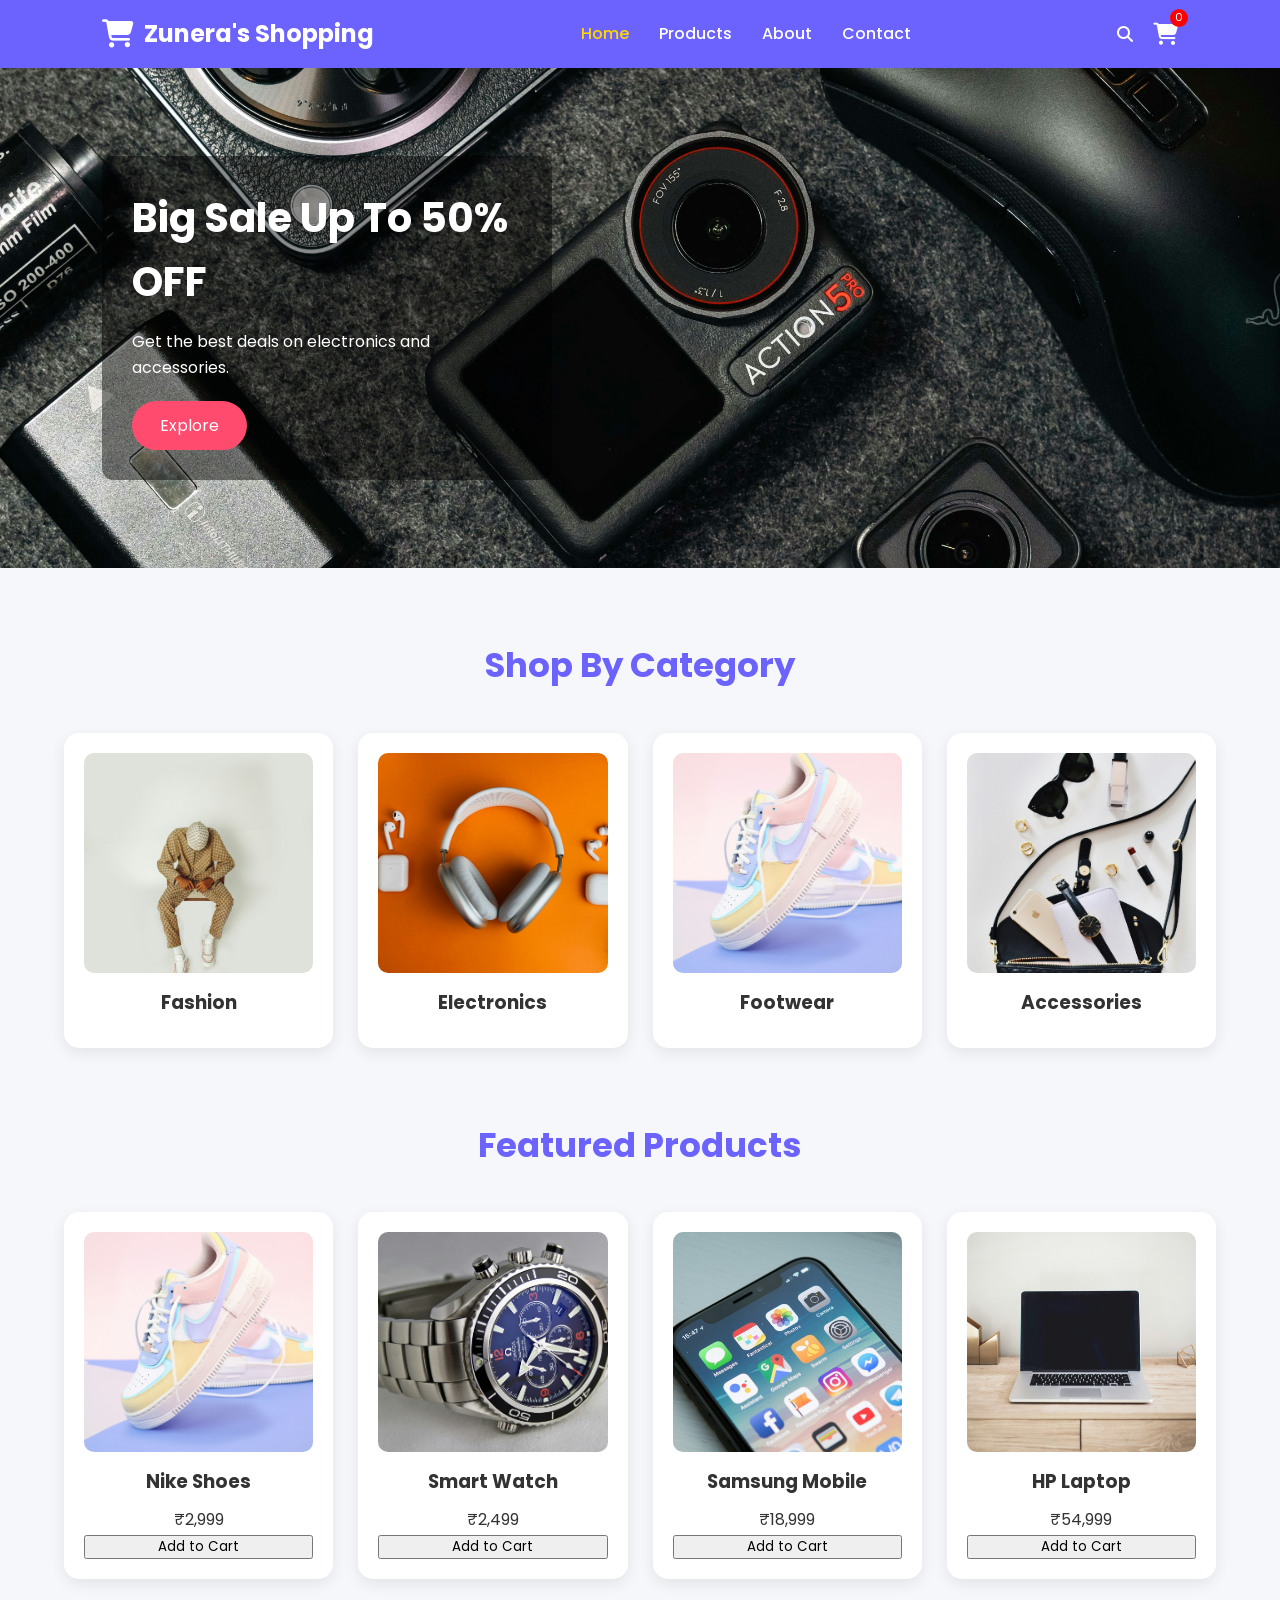
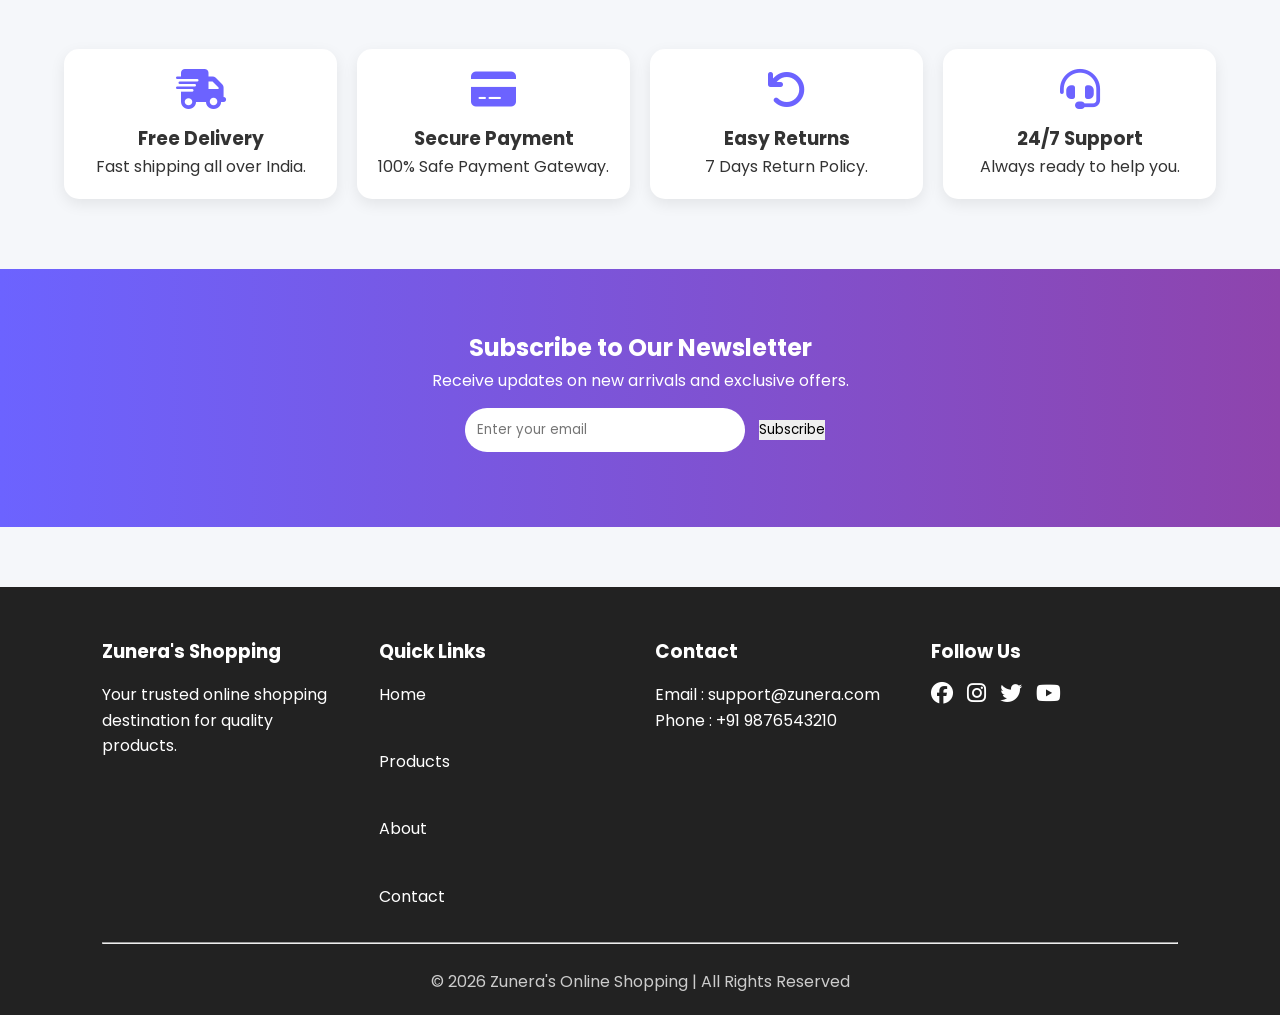
<file: Zunera's Online Shopping(E-Commerce)/index.html>
<!DOCTYPE html>
<html lang="en">
<head>
    <meta charset="UTF-8">
    <meta name="viewport" content="width=device-width, initial-scale=1.0">
    <title>Zunera's Online Shopping</title>

    <!-- CSS -->
    <link rel="stylesheet" href="style.css">

    <!-- Google Font -->
    <link href="https://fonts.googleapis.com/css2?family=Poppins:wght@300;400;500;600;700&display=swap" rel="stylesheet">

    <!-- Font Awesome -->
    <link rel="stylesheet"
    href="https://cdnjs.cloudflare.com/ajax/libs/font-awesome/6.6.0/css/all.min.css">
</head>
<body>

<!-- ================= HEADER ================= -->

<header>

    <nav class="navbar">

        <div class="logo">
            <i class="fa-solid fa-cart-shopping"></i>
            <h2>Zunera's Shopping</h2>
        </div>

        <ul class="nav-menu">
            <li><a href="index.html" class="active">Home</a></li>
            <li><a href="products.html">Products</a></li>
            <li><a href="about.html">About</a></li>
            <li><a href="contact.html">Contact</a></li>
        </ul>

        <div class="icons">

            <i class="fa-solid fa-magnifying-glass"></i>

            <div class="cart-icon">
                <i class="fa-solid fa-cart-shopping"></i>
                <span id="cart-count">0</span>
            </div>

        </div>

    </nav>

</header>

<!-- ================= SLIDER ================= -->

<section class="slider">

    <div class="slide active">

        <img src="images/slider1.jpg" alt="Fashion">

        <div class="content">

            <h1>Discover Your Perfect Style</h1>

            <p>Explore the latest fashion collections with amazing discounts.</p>

            <a href="products.html" class="btn">Shop Now</a>

        </div>

    </div>

    <div class="slide">

        <img src="images/slider2.jpg" alt="Electronics">

        <div class="content">

            <h1>Big Sale Up To 50% OFF</h1>

            <p>Get the best deals on electronics and accessories.</p>

            <a href="products.html" class="btn">Explore</a>

        </div>

    </div>

    <div class="slide">

        <img src="images/slider3.jpg" alt="Shopping">

        <div class="content">

            <h1>Shop Anytime, Anywhere</h1>

            <p>Fast Delivery | Secure Payment | Easy Returns</p>

            <a href="products.html" class="btn">Start Shopping</a>

        </div>

    </div>

</section>

<!-- ================= CATEGORIES ================= -->

<section class="section">

    <h2 class="section-title">Shop By Category</h2>

    <div class="grid">

        <div class="card">
            <img src="images/fashion.jpg" alt="">
            <h3>Fashion</h3>
        </div>

        <div class="card">
            <img src="images/electronics.jpg" alt="">
            <h3>Electronics</h3>
        </div>

        <div class="card">
            <img src="images/shoes.jpg" alt="">
            <h3>Footwear</h3>
        </div>

        <div class="card">
            <img src="images/accessories.jpg" alt="">
            <h3>Accessories</h3>
        </div>

    </div>

</section>

<!-- ================= FEATURED PRODUCTS ================= -->

<section class="section">

    <h2 class="section-title">Featured Products</h2>

    <div class="grid">

        <div class="product">
            <img src="images/shoes.jpg" alt="">
            <h3>Nike Shoes</h3>
            <p>₹2,999</p>
            <button>Add to Cart</button>
        </div>

        <div class="product">
            <img src="images/watch.jpg" alt="">
            <h3>Smart Watch</h3>
            <p>₹2,499</p>
            <button>Add to Cart</button>
        </div>

        <div class="product">
            <img src="images/mobile.jpg" alt="">
            <h3>Samsung Mobile</h3>
            <p>₹18,999</p>
            <button>Add to Cart</button>
        </div>

        <div class="product">
            <img src="images/laptop.jpg" alt="">
            <h3>HP Laptop</h3>
            <p>₹54,999</p>
            <button>Add to Cart</button>
        </div>

    </div>

</section>

<!-- ================= WHY CHOOSE US ================= -->

<section class="features">

    <div class="feature">
        <i class="fa-solid fa-truck-fast"></i>
        <h3>Free Delivery</h3>
        <p>Fast shipping all over India.</p>
    </div>

    <div class="feature">
        <i class="fa-solid fa-credit-card"></i>
        <h3>Secure Payment</h3>
        <p>100% Safe Payment Gateway.</p>
    </div>

    <div class="feature">
        <i class="fa-solid fa-arrow-rotate-left"></i>
        <h3>Easy Returns</h3>
        <p>7 Days Return Policy.</p>
    </div>

    <div class="feature">
        <i class="fa-solid fa-headset"></i>
        <h3>24/7 Support</h3>
        <p>Always ready to help you.</p>
    </div>

</section>

<!-- ================= NEWSLETTER ================= -->

<section class="newsletter">

    <h2>Subscribe to Our Newsletter</h2>

    <p>Receive updates on new arrivals and exclusive offers.</p>

    <form>

        <input type="email" placeholder="Enter your email">

        <button type="submit">Subscribe</button>

    </form>

</section>

<!-- ================= FOOTER ================= -->

<footer>

    <div class="footer-container">

        <div>

            <h3>Zunera's Shopping</h3>

            <p>Your trusted online shopping destination for quality products.</p>

        </div>

        <div>

            <h3>Quick Links</h3>

            <a href="index.html">Home</a><br>
            <a href="products.html">Products</a><br>
            <a href="about.html">About</a><br>
            <a href="contact.html">Contact</a>

        </div>

        <div>

            <h3>Contact</h3>

            <p>Email : support@zunera.com</p>
            <p>Phone : +91 9876543210</p>

        </div>

        <div>

            <h3>Follow Us</h3>

            <i class="fab fa-facebook"></i>
            <i class="fab fa-instagram"></i>
            <i class="fab fa-twitter"></i>
            <i class="fab fa-youtube"></i>

        </div>

    </div>

    <hr>

    <p class="copyright">
        © 2026 Zunera's Online Shopping | All Rights Reserved
    </p>

</footer>

<script src="script.js"></script>

</body>
</html>
</file>
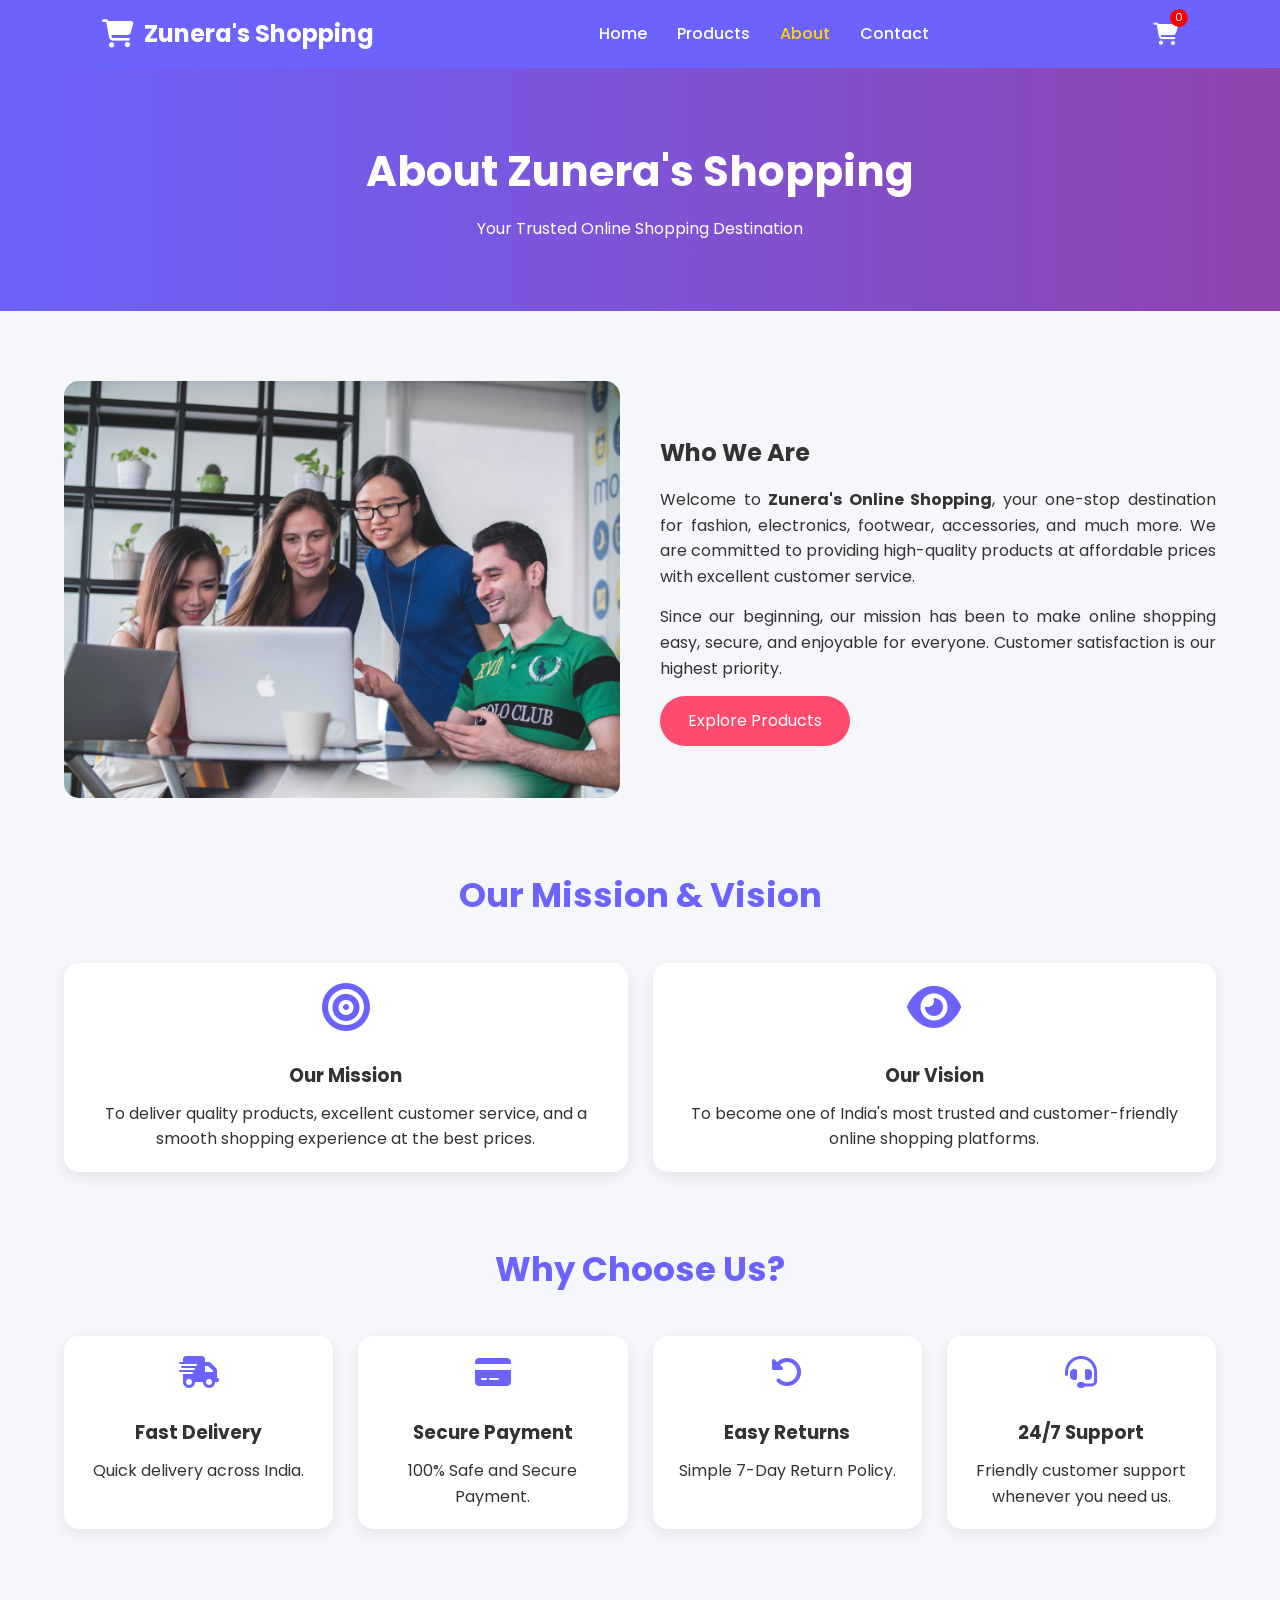
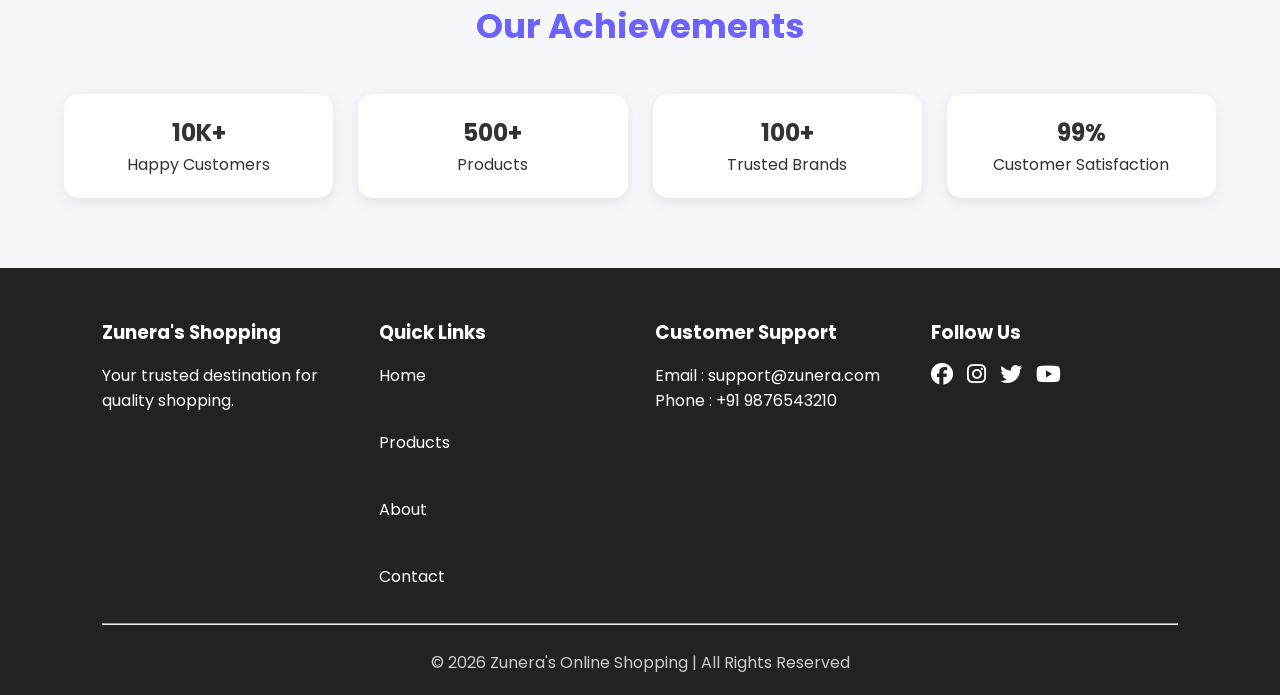
<file: Zunera's Online Shopping(E-Commerce)/about.html>
<!DOCTYPE html>
<html lang="en">

<head>
    <meta charset="UTF-8">
    <meta name="viewport" content="width=device-width, initial-scale=1.0">
    <title>About Us | Zunera's Online Shopping</title>

    <!-- CSS -->
    <link rel="stylesheet" href="style.css">

    <!-- Google Font -->
    <link href="https://fonts.googleapis.com/css2?family=Poppins:wght@300;400;500;600;700&display=swap" rel="stylesheet">

    <!-- Font Awesome -->
    <link rel="stylesheet"
        href="https://cdnjs.cloudflare.com/ajax/libs/font-awesome/6.6.0/css/all.min.css">
</head>

<body>

    <!--========== NAVBAR ==========-->

    <header>

        <nav class="navbar">

            <div class="logo">
                <i class="fa-solid fa-cart-shopping"></i>
                <h2>Zunera's Shopping</h2>
            </div>

            <ul class="nav-menu">
                <li><a href="index.html">Home</a></li>
                <li><a href="products.html">Products</a></li>
                <li><a href="about.html" class="active">About</a></li>
                <li><a href="contact.html">Contact</a></li>
            </ul>

            <div class="cart-icon">
                <i class="fa-solid fa-cart-shopping"></i>
                <span id="cart-count">0</span>
            </div>

        </nav>

    </header>

    <!--========== PAGE HEADER ==========-->

    <section class="page-header">

        <h1>About Zunera's Shopping</h1>

        <p>Your Trusted Online Shopping Destination</p>

    </section>

    <!--========== ABOUT SECTION ==========-->

    <section class="about-container">

        <div class="about-image">

            <img src="images/about.jpg" alt="About Us">

        </div>

        <div class="about-content">

            <h2>Who We Are</h2>

            <p>
                Welcome to <strong>Zunera's Online Shopping</strong>, your one-stop destination for
                fashion, electronics, footwear, accessories, and much more.
                We are committed to providing high-quality products at affordable prices with
                excellent customer service.
            </p>

            <p>
                Since our beginning, our mission has been to make online shopping easy,
                secure, and enjoyable for everyone. Customer satisfaction is our highest priority.
            </p>

            <a href="products.html" class="btn">
                Explore Products
            </a>

        </div>

    </section>

    <!--========== MISSION & VISION ==========-->

    <section class="section">

        <h2 class="section-title">Our Mission & Vision</h2>

        <div class="grid">

            <div class="card">

                <i class="fa-solid fa-bullseye fa-3x"></i>

                <h3>Our Mission</h3>

                <p>
                    To deliver quality products, excellent customer service,
                    and a smooth shopping experience at the best prices.
                </p>

            </div>

            <div class="card">

                <i class="fa-solid fa-eye fa-3x"></i>

                <h3>Our Vision</h3>

                <p>
                    To become one of India's most trusted and customer-friendly
                    online shopping platforms.
                </p>

            </div>

        </div>

    </section>

    <!--========== WHY CHOOSE US ==========-->

    <section class="section">

        <h2 class="section-title">Why Choose Us?</h2>

        <div class="grid">

            <div class="card">

                <i class="fa-solid fa-truck-fast fa-2x"></i>

                <h3>Fast Delivery</h3>

                <p>Quick delivery across India.</p>

            </div>

            <div class="card">

                <i class="fa-solid fa-credit-card fa-2x"></i>

                <h3>Secure Payment</h3>

                <p>100% Safe and Secure Payment.</p>

            </div>

            <div class="card">

                <i class="fa-solid fa-rotate-left fa-2x"></i>

                <h3>Easy Returns</h3>

                <p>Simple 7-Day Return Policy.</p>

            </div>

            <div class="card">

                <i class="fa-solid fa-headset fa-2x"></i>

                <h3>24/7 Support</h3>

                <p>Friendly customer support whenever you need us.</p>

            </div>

        </div>

    </section>

    

    <!--========== COMPANY STATS ==========-->

    <section class="section">

        <h2 class="section-title">Our Achievements</h2>

        <div class="grid">

            <div class="card">
                <h2>10K+</h2>
                <p>Happy Customers</p>
            </div>

            <div class="card">
                <h2>500+</h2>
                <p>Products</p>
            </div>

            <div class="card">
                <h2>100+</h2>
                <p>Trusted Brands</p>
            </div>

            <div class="card">
                <h2>99%</h2>
                <p>Customer Satisfaction</p>
            </div>

        </div>

    </section>

    <!--========== FOOTER ==========-->

    <footer>

        <div class="footer-container">

            <div>

                <h3>Zunera's Shopping</h3>

                <p>
                    Your trusted destination for quality shopping.
                </p>

            </div>

            <div>

                <h3>Quick Links</h3>

                <a href="index.html">Home</a><br>
                <a href="products.html">Products</a><br>
                <a href="about.html">About</a><br>
                <a href="contact.html">Contact</a>

            </div>

            <div>

                <h3>Customer Support</h3>

                <p>Email : support@zunera.com</p>

                <p>Phone : +91 9876543210</p>

            </div>

            <div>

                <h3>Follow Us</h3>

                <i class="fab fa-facebook"></i>
                <i class="fab fa-instagram"></i>
                <i class="fab fa-twitter"></i>
                <i class="fab fa-youtube"></i>

            </div>

        </div>

        <hr>

        <p class="copyright">

            © 2026 Zunera's Online Shopping | All Rights Reserved

        </p>

    </footer>

    <script src="script.js"></script>

</body>

</html>
</file>
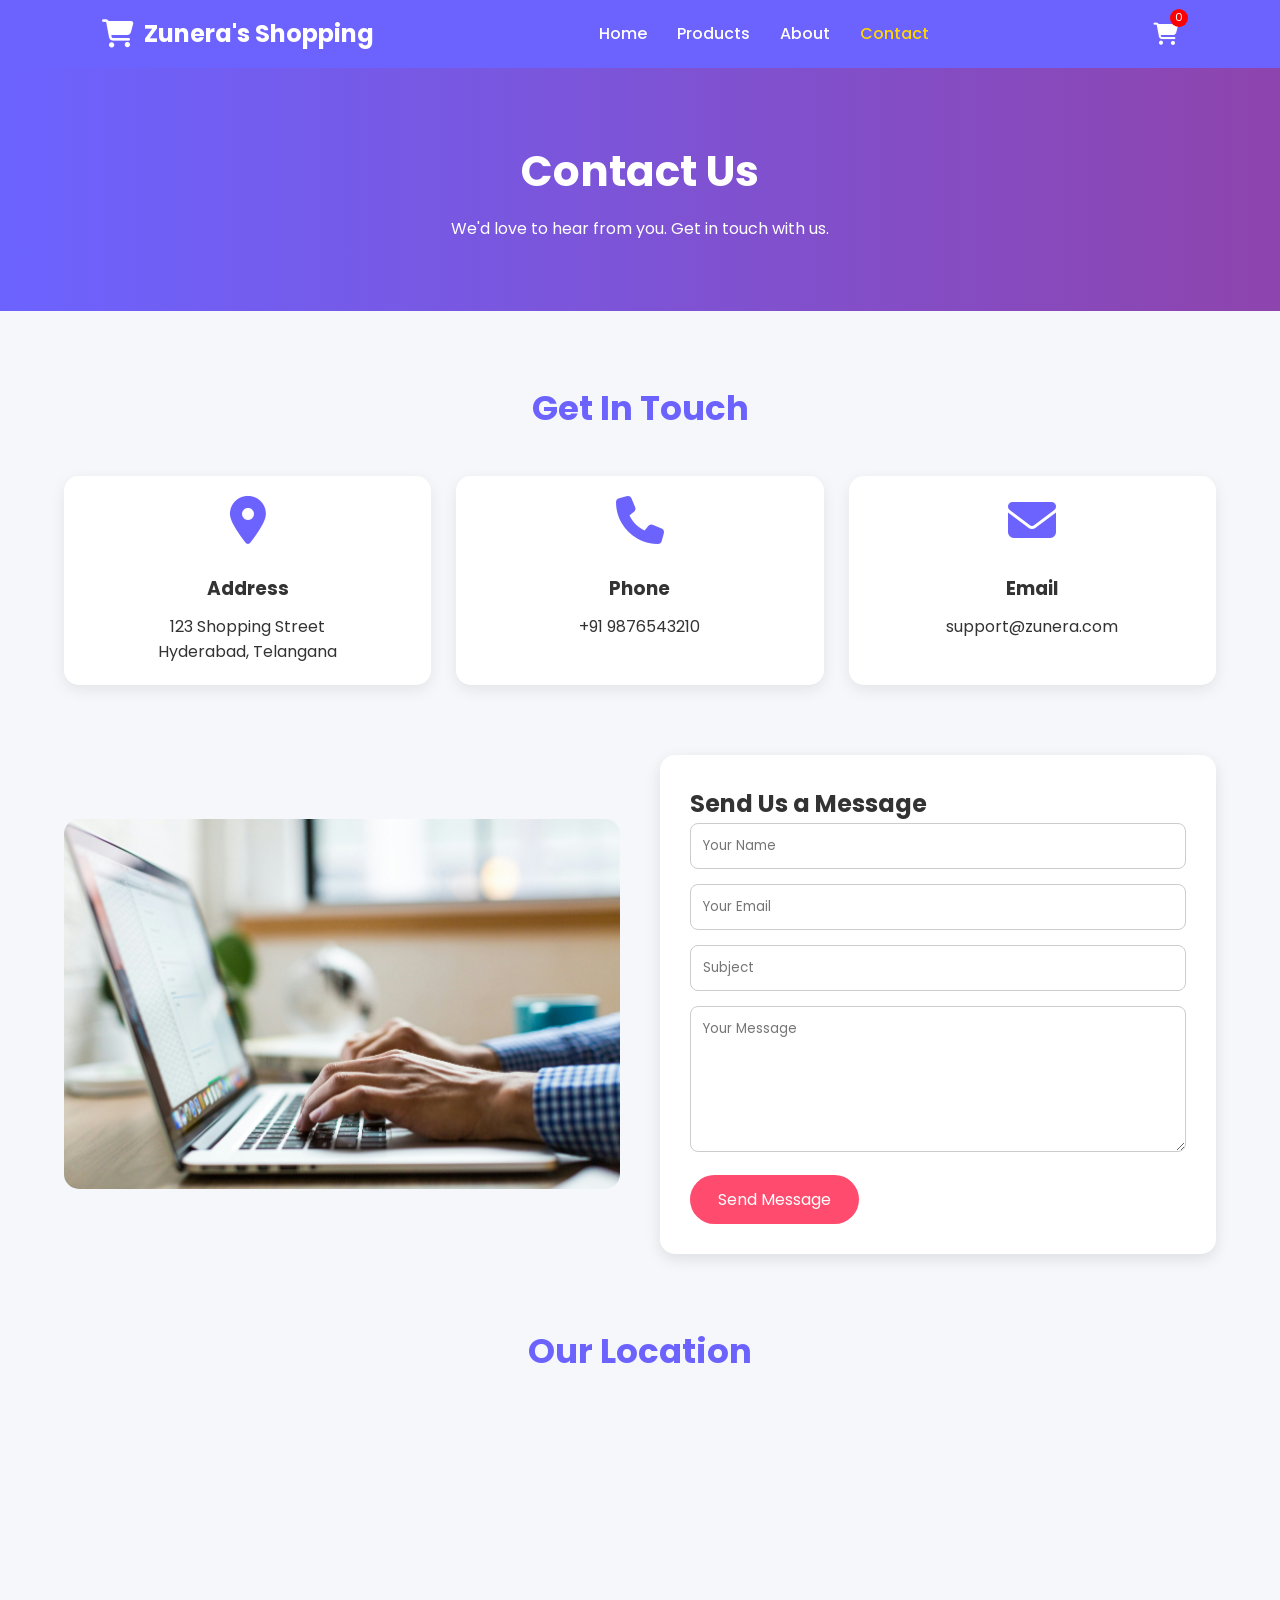
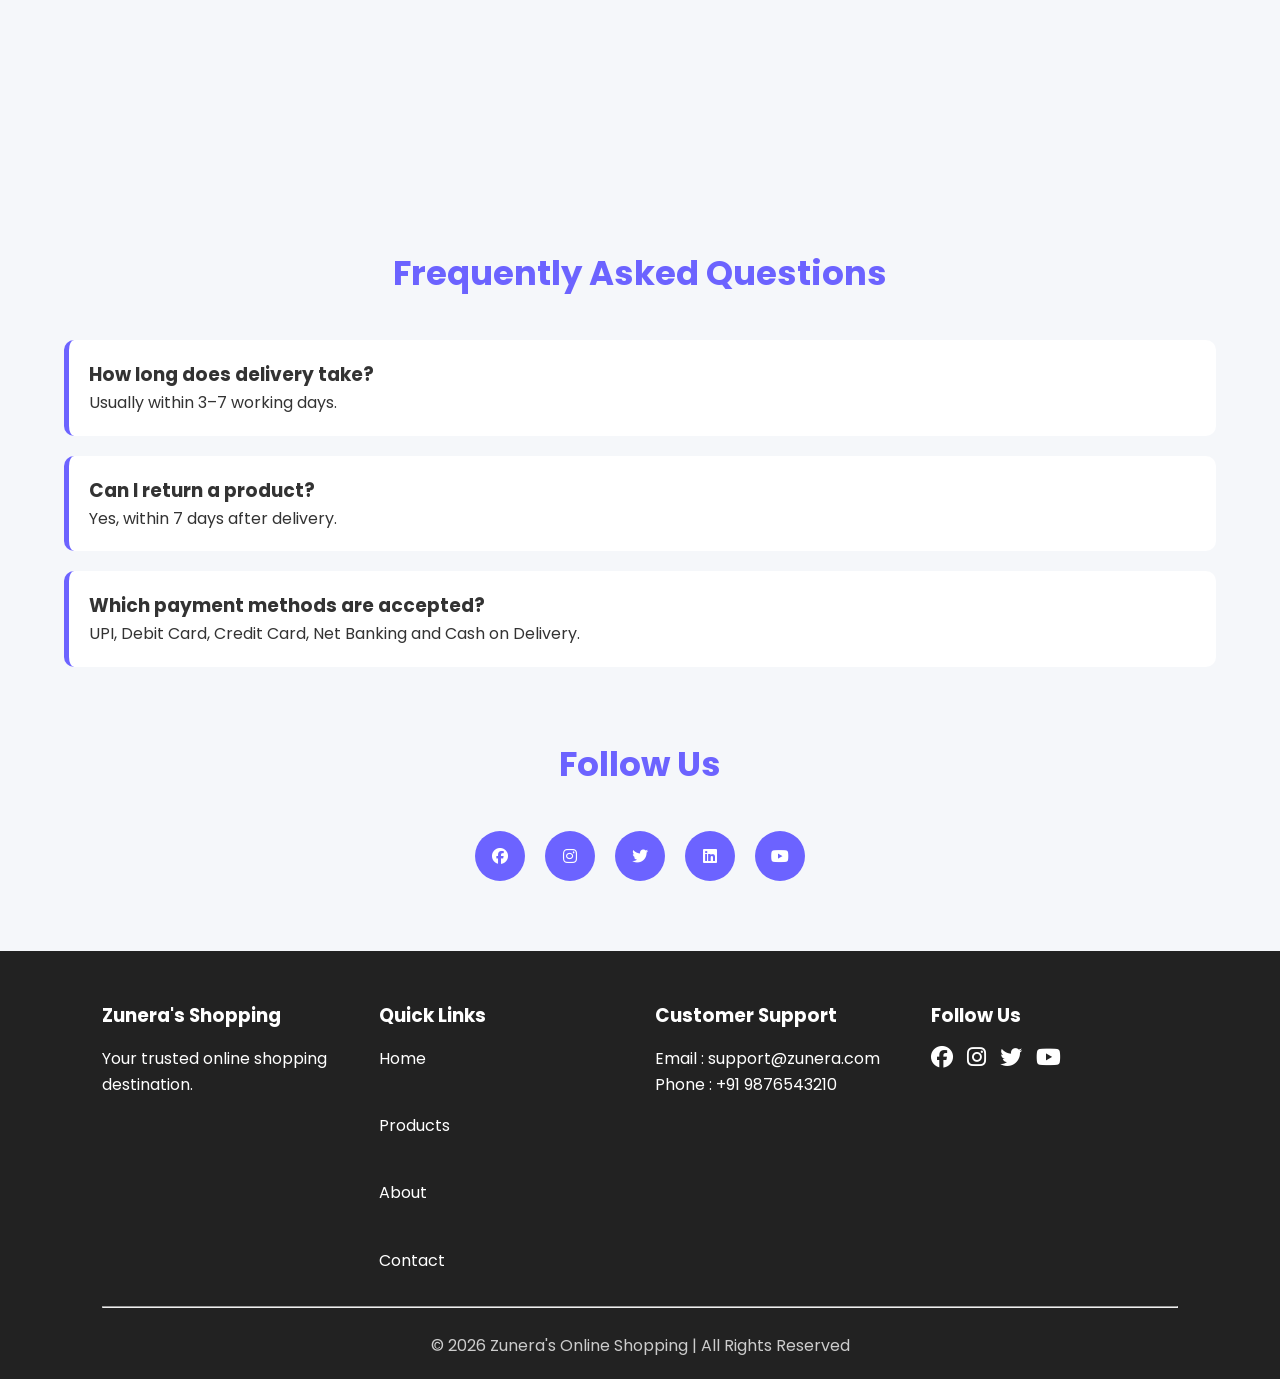
<file: Zunera's Online Shopping(E-Commerce)/contact.html>
<!DOCTYPE html>
<html lang="en">

<head>

    <meta charset="UTF-8">
    <meta name="viewport" content="width=device-width, initial-scale=1.0">

    <title>Contact Us | Zunera's Online Shopping</title>

    <link rel="stylesheet" href="style.css">

    <link href="https://fonts.googleapis.com/css2?family=Poppins:wght@300;400;500;600;700&display=swap" rel="stylesheet">

    <link rel="stylesheet"
    href="https://cdnjs.cloudflare.com/ajax/libs/font-awesome/6.6.0/css/all.min.css">

</head>

<body>

<!--========== HEADER ==========-->

<header>

<nav class="navbar">

<div class="logo">

<i class="fa-solid fa-cart-shopping"></i>

<h2>Zunera's Shopping</h2>

</div>

<ul class="nav-menu">

<li><a href="index.html">Home</a></li>

<li><a href="products.html">Products</a></li>

<li><a href="about.html">About</a></li>

<li><a href="contact.html" class="active">Contact</a></li>

</ul>

<div class="cart-icon">

<i class="fa-solid fa-cart-shopping"></i>

<span id="cart-count">0</span>

</div>

</nav>

</header>

<!--========== PAGE HEADER ==========-->

<section class="page-header">

<h1>Contact Us</h1>

<p>We'd love to hear from you. Get in touch with us.</p>

</section>

<!--========== CONTACT INFORMATION ==========-->

<section class="section">

<h2 class="section-title">Get In Touch</h2>

<div class="grid">

<div class="card">

<i class="fa-solid fa-location-dot fa-3x"></i>

<h3>Address</h3>

<p>123 Shopping Street<br>Hyderabad, Telangana</p>

</div>

<div class="card">

<i class="fa-solid fa-phone fa-3x"></i>

<h3>Phone</h3>

<p>+91 9876543210</p>

</div>

<div class="card">

<i class="fa-solid fa-envelope fa-3x"></i>

<h3>Email</h3>

<p>support@zunera.com</p>

</div>

</div>

</section>

<!--========== CONTACT FORM ==========-->

<section class="contact-container">

<div class="contact-image">

<img src="images/contact.jpg" alt="Contact">

</div>

<div class="contact-form">

<h2>Send Us a Message</h2>

<form>

<input type="text"
placeholder="Your Name"
required>

<input type="email"
placeholder="Your Email"
required>

<input type="text"
placeholder="Subject"
required>

<textarea
rows="6"
placeholder="Your Message"
required></textarea>

<button type="submit"
class="btn">

Send Message

</button>

</form>

</div>

</section>

<!--========== GOOGLE MAP ==========-->

<section class="section">

<h2 class="section-title">

Our Location

</h2>

<div class="map">

<iframe
src="https://www.google.com/maps?q=Hyderabad&output=embed"
width="100%"
height="350"
style="border:0;"
allowfullscreen=""
loading="lazy">
</iframe>

</div>

</section>

<!--========== FAQ ==========-->

<section class="section">

<h2 class="section-title">

Frequently Asked Questions

</h2>

<div class="faq">

<h3>How long does delivery take?</h3>

<p>Usually within 3–7 working days.</p>

</div>

<div class="faq">

<h3>Can I return a product?</h3>

<p>Yes, within 7 days after delivery.</p>

</div>

<div class="faq">

<h3>Which payment methods are accepted?</h3>

<p>UPI, Debit Card, Credit Card, Net Banking and Cash on Delivery.</p>

</div>

</section>

<!--========== SOCIAL MEDIA ==========-->

<section class="section">

<h2 class="section-title">

Follow Us

</h2>

<div class="social-icons">

<a href="#"><i class="fab fa-facebook"></i></a>

<a href="#"><i class="fab fa-instagram"></i></a>

<a href="#"><i class="fab fa-twitter"></i></a>

<a href="#"><i class="fab fa-linkedin"></i></a>

<a href="#"><i class="fab fa-youtube"></i></a>

</div>

</section>

<!--========== FOOTER ==========-->

<footer>

<div class="footer-container">

<div>

<h3>Zunera's Shopping</h3>

<p>

Your trusted online shopping destination.

</p>

</div>

<div>

<h3>Quick Links</h3>

<a href="index.html">Home</a><br>

<a href="products.html">Products</a><br>

<a href="about.html">About</a><br>

<a href="contact.html">Contact</a>

</div>

<div>

<h3>Customer Support</h3>

<p>Email : support@zunera.com</p>

<p>Phone : +91 9876543210</p>

</div>

<div>

<h3>Follow Us</h3>

<i class="fab fa-facebook"></i>

<i class="fab fa-instagram"></i>

<i class="fab fa-twitter"></i>

<i class="fab fa-youtube"></i>

</div>

</div>

<hr>

<p class="copyright">

© 2026 Zunera's Online Shopping | All Rights Reserved

</p>

</footer>

<script src="script.js"></script>

</body>

</html>
</file>
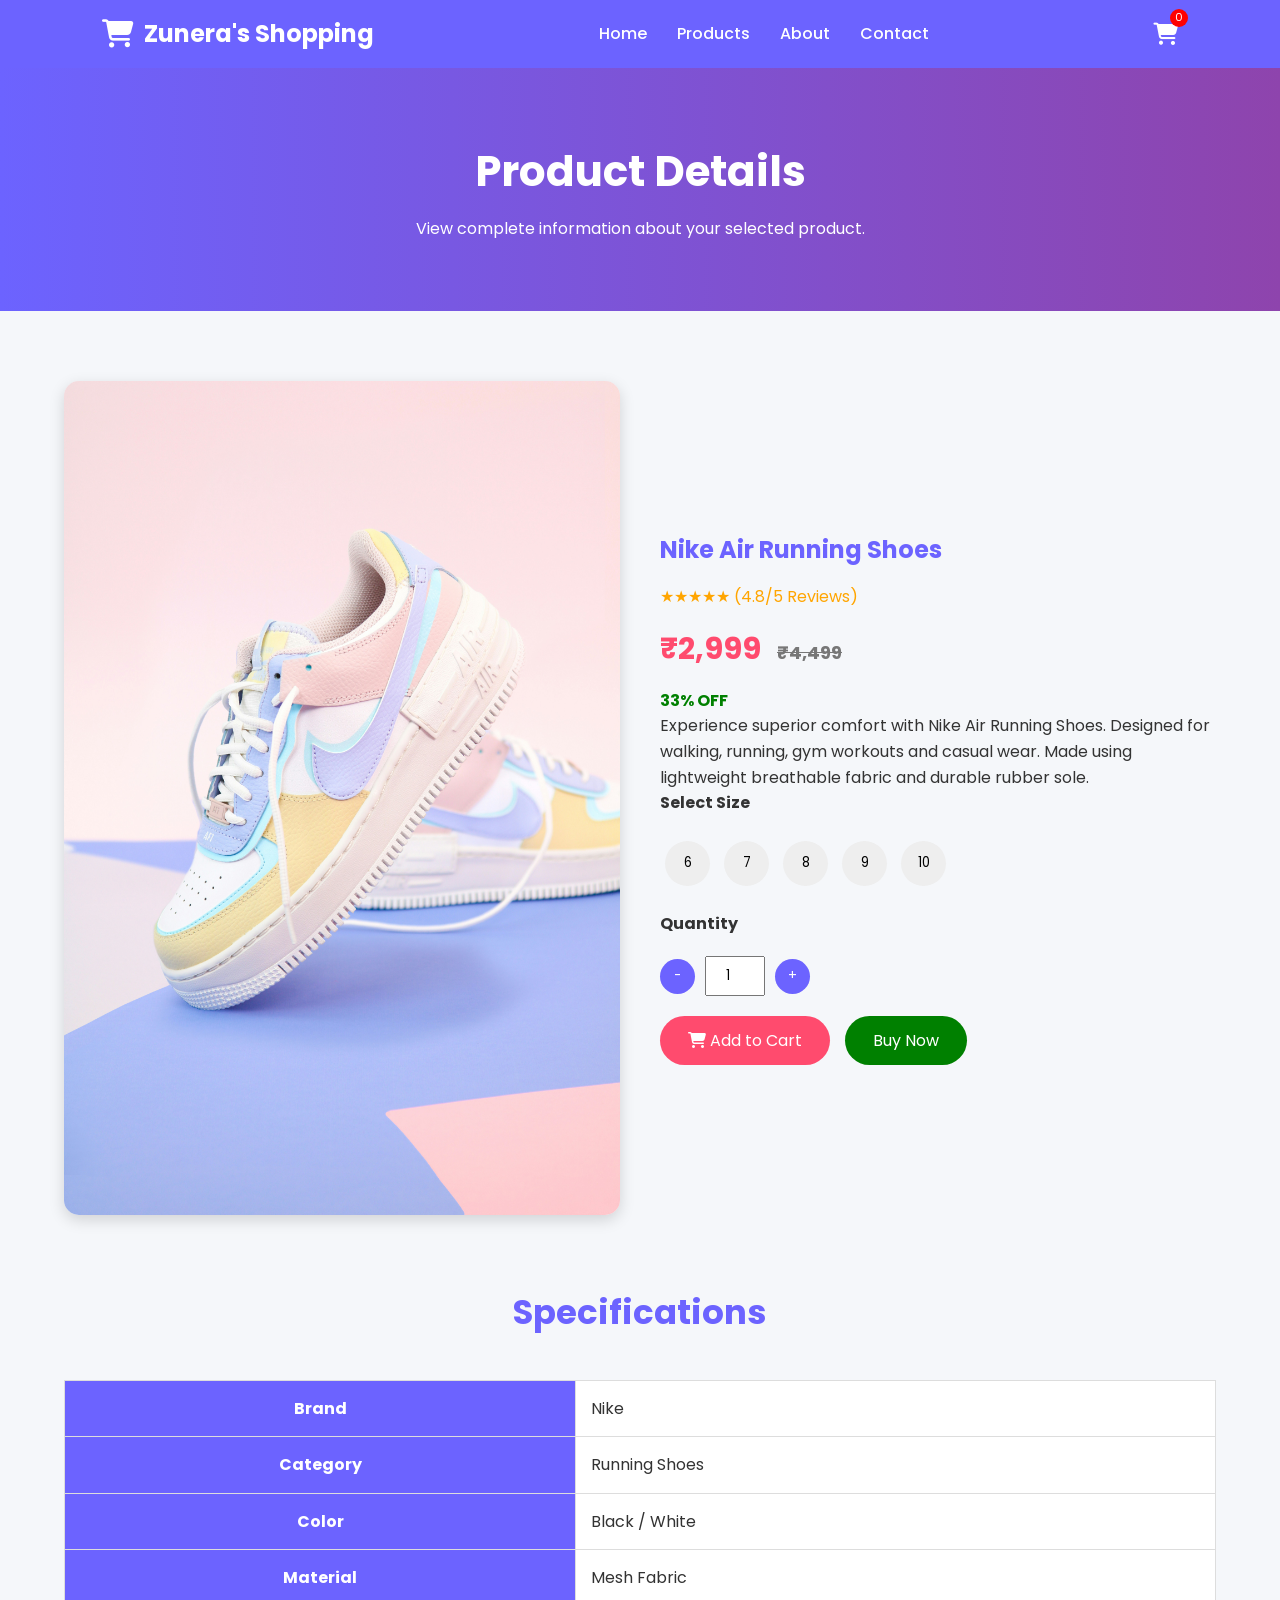
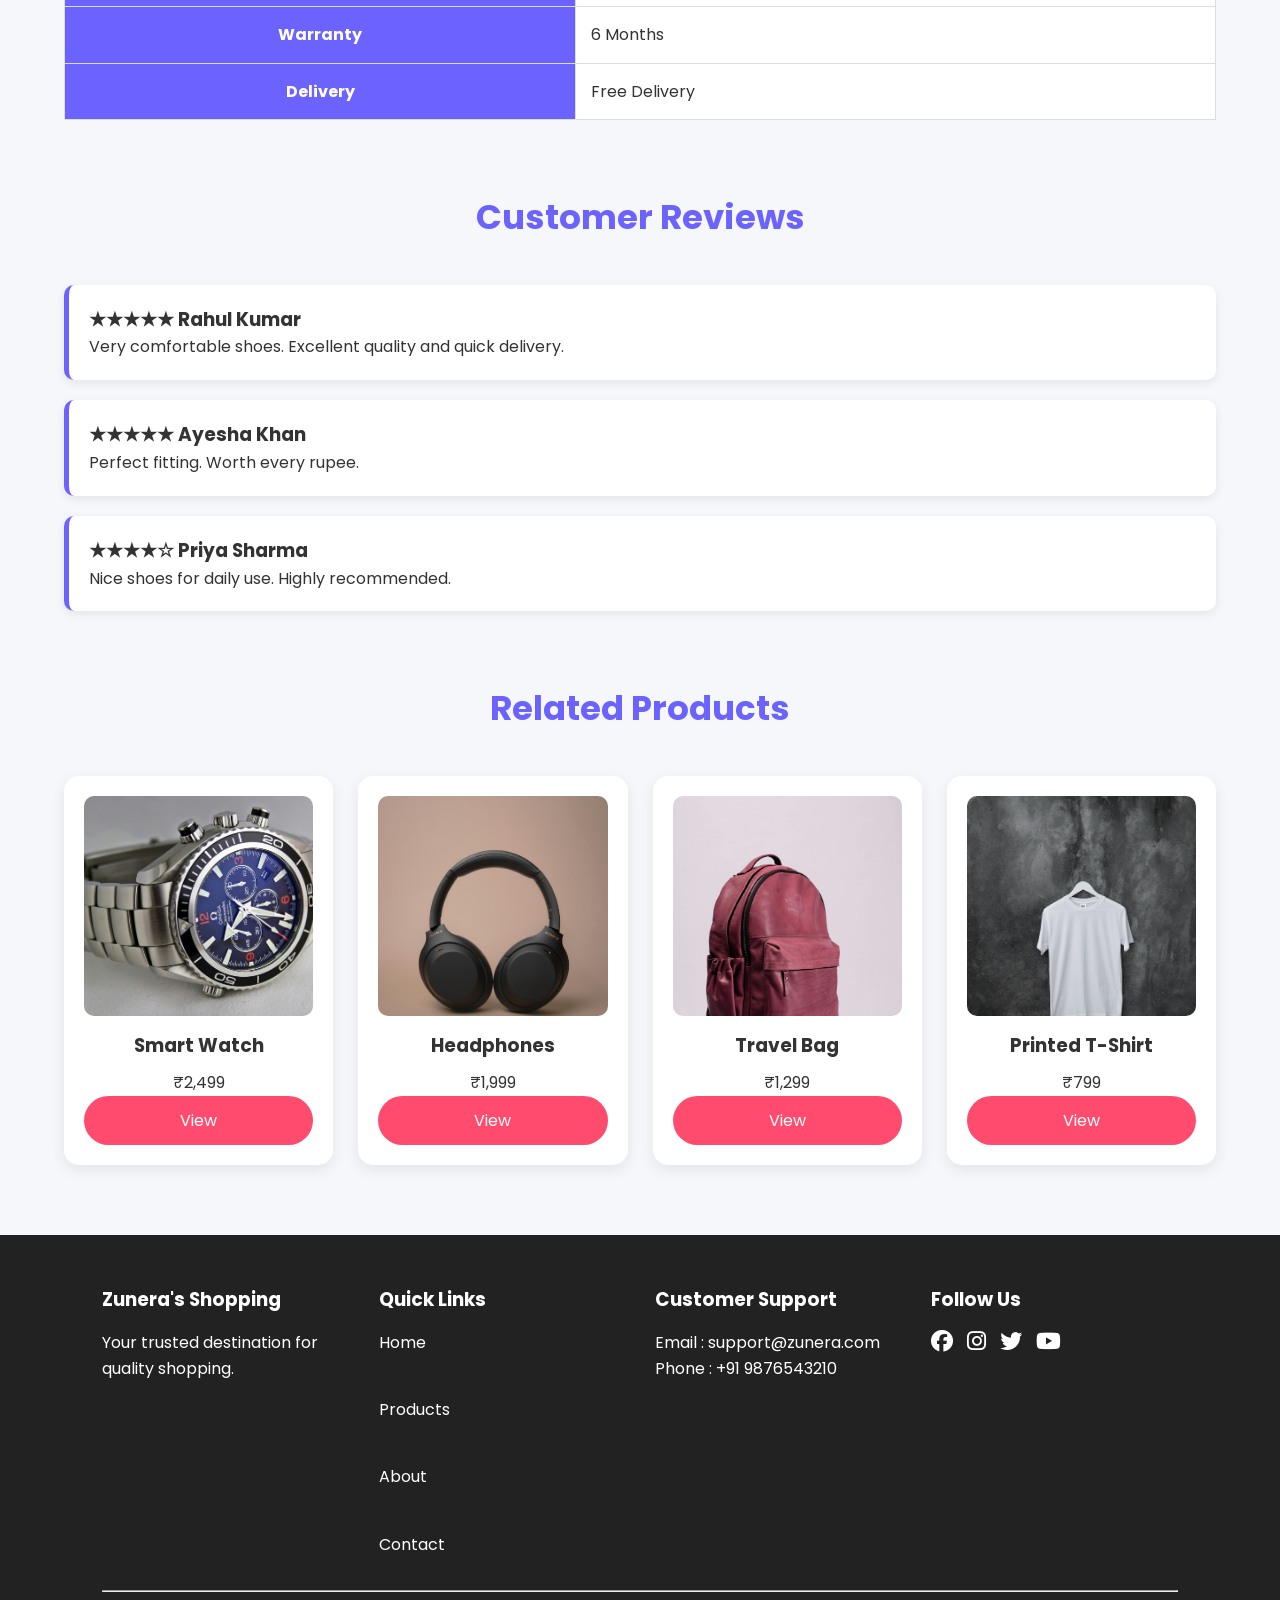
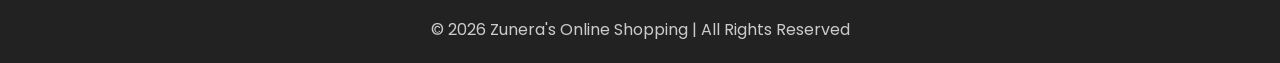
<file: Zunera's Online Shopping(E-Commerce)/product.html>
<!DOCTYPE html>
<html lang="en">
<head>
    <meta charset="UTF-8">
    <meta name="viewport" content="width=device-width, initial-scale=1.0">
    <title>Product Details | Zunera's Online Shopping</title>

    <link rel="stylesheet" href="style.css">

    <link href="https://fonts.googleapis.com/css2?family=Poppins:wght@300;400;500;600;700&display=swap" rel="stylesheet">

    <link rel="stylesheet"
    href="https://cdnjs.cloudflare.com/ajax/libs/font-awesome/6.6.0/css/all.min.css">
</head>
<body>

<!--========== NAVBAR ==========-->

<header>

<nav class="navbar">

    <div class="logo">
        <i class="fa-solid fa-cart-shopping"></i>
        <h2>Zunera's Shopping</h2>
    </div>

    <ul class="nav-menu">
        <li><a href="index.html">Home</a></li>
        <li><a href="products.html">Products</a></li>
        <li><a href="about.html">About</a></li>
        <li><a href="contact.html">Contact</a></li>
    </ul>

    <div class="cart-icon">
        <i class="fa-solid fa-cart-shopping"></i>
        <span id="cart-count">0</span>
    </div>

</nav>

</header>

<!--========== PAGE HEADER ==========-->

<section class="page-header">

<h1>Product Details</h1>

<p>View complete information about your selected product.</p>

</section>

<!--========== PRODUCT DETAILS ==========-->

<section class="product-details">

<div class="product-image">

<img src="images/shoes.jpg" alt="Nike Shoes">

</div>

<div class="product-info">

<h2>Nike Air Running Shoes</h2>

<div class="rating">

★★★★★
<span>(4.8/5 Reviews)</span>

</div>

<h3 class="price">

₹2,999

<del>₹4,499</del>

</h3>

<p class="discount">

33% OFF

</p>

<p>

Experience superior comfort with Nike Air Running Shoes.
Designed for walking, running, gym workouts and casual wear.
Made using lightweight breathable fabric and durable rubber sole.

</p>

<h4>Select Size</h4>

<div class="sizes">

<button>6</button>
<button>7</button>
<button>8</button>
<button>9</button>
<button>10</button>

</div>

<h4>Quantity</h4>

<div class="quantity">

<button id="minus">-</button>

<input type="number" id="qty" value="1" min="1">

<button id="plus">+</button>

</div>

<div class="product-buttons">

<button class="btn">

<i class="fa-solid fa-cart-shopping"></i>

Add to Cart

</button>

<button class="btn buy">

Buy Now

</button>

</div>

</div>

</section>

<!--========== SPECIFICATIONS ==========-->

<section class="section">

<h2 class="section-title">

Specifications

</h2>

<table class="spec-table">

<tr>

<th>Brand</th>

<td>Nike</td>

</tr>

<tr>

<th>Category</th>

<td>Running Shoes</td>

</tr>

<tr>

<th>Color</th>

<td>Black / White</td>

</tr>

<tr>

<th>Material</th>

<td>Mesh Fabric</td>

</tr>

<tr>

<th>Warranty</th>

<td>6 Months</td>

</tr>

<tr>

<th>Delivery</th>

<td>Free Delivery</td>

</tr>

</table>

</section>

<!--========== CUSTOMER REVIEWS ==========-->

<section class="section">

<h2 class="section-title">

Customer Reviews

</h2>

<div class="review-box">

<h3>

★★★★★ Rahul Kumar

</h3>

<p>

Very comfortable shoes.
Excellent quality and quick delivery.

</p>

</div>

<div class="review-box">

<h3>

★★★★★ Ayesha Khan

</h3>

<p>

Perfect fitting.
Worth every rupee.

</p>

</div>

<div class="review-box">

<h3>

★★★★☆ Priya Sharma

</h3>

<p>

Nice shoes for daily use.
Highly recommended.

</p>

</div>

</section>

<!--========== RELATED PRODUCTS ==========-->

<section class="section">

<h2 class="section-title">

Related Products

</h2>

<div class="grid">

<div class="product">

<a href="product.html">

<img src="images/watch.jpg" alt="Watch">

</a>

<h3>Smart Watch</h3>

<p>₹2,499</p>

<button class="btn">

View

</button>

</div>

<div class="product">

<a href="product.html">

<img src="images/headphones.jpg" alt="Headphones">

</a>

<h3>Headphones</h3>

<p>₹1,999</p>

<button class="btn">

View

</button>

</div>

<div class="product">

<a href="product.html">

<img src="images/bag.jpg" alt="Bag">

</a>

<h3>Travel Bag</h3>

<p>₹1,299</p>

<button class="btn">

View

</button>

</div>

<div class="product">

<a href="product.html">

<img src="images/tshirt.jpg" alt="T-Shirt">

</a>

<h3>Printed T-Shirt</h3>

<p>₹799</p>

<button class="btn">

View

</button>

</div>

</div>

</section>

<!--========== FOOTER ==========-->

<footer>

<div class="footer-container">

<div>

<h3>Zunera's Shopping</h3>

<p>

Your trusted destination for quality shopping.

</p>

</div>

<div>

<h3>Quick Links</h3>

<a href="index.html">Home</a><br>
<a href="products.html">Products</a><br>
<a href="about.html">About</a><br>
<a href="contact.html">Contact</a>

</div>

<div>

<h3>Customer Support</h3>

<p>Email : support@zunera.com</p>

<p>Phone : +91 9876543210</p>

</div>

<div>

<h3>Follow Us</h3>

<i class="fab fa-facebook"></i>
<i class="fab fa-instagram"></i>
<i class="fab fa-twitter"></i>
<i class="fab fa-youtube"></i>

</div>

</div>

<hr>

<p class="copyright">

© 2026 Zunera's Online Shopping | All Rights Reserved

</p>

</footer>

<script src="script.js"></script>

</body>
</html>
</file>
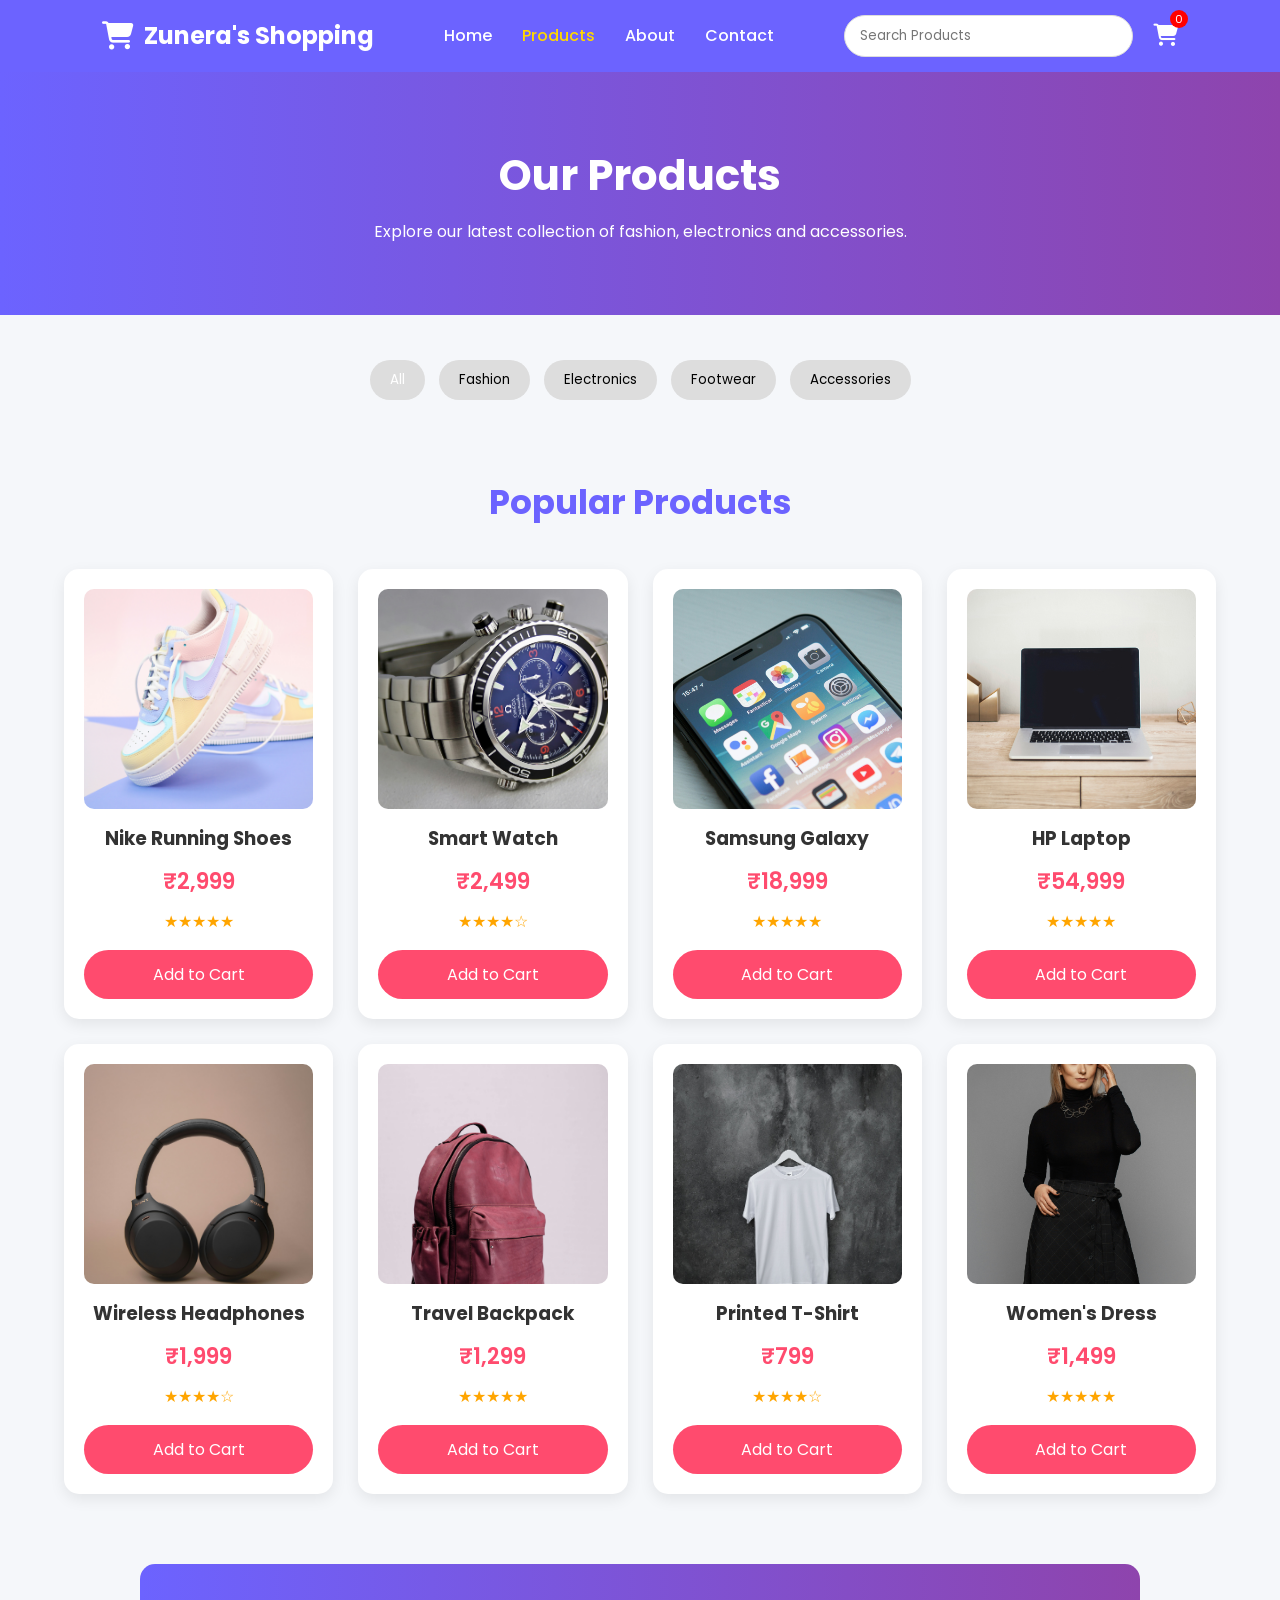
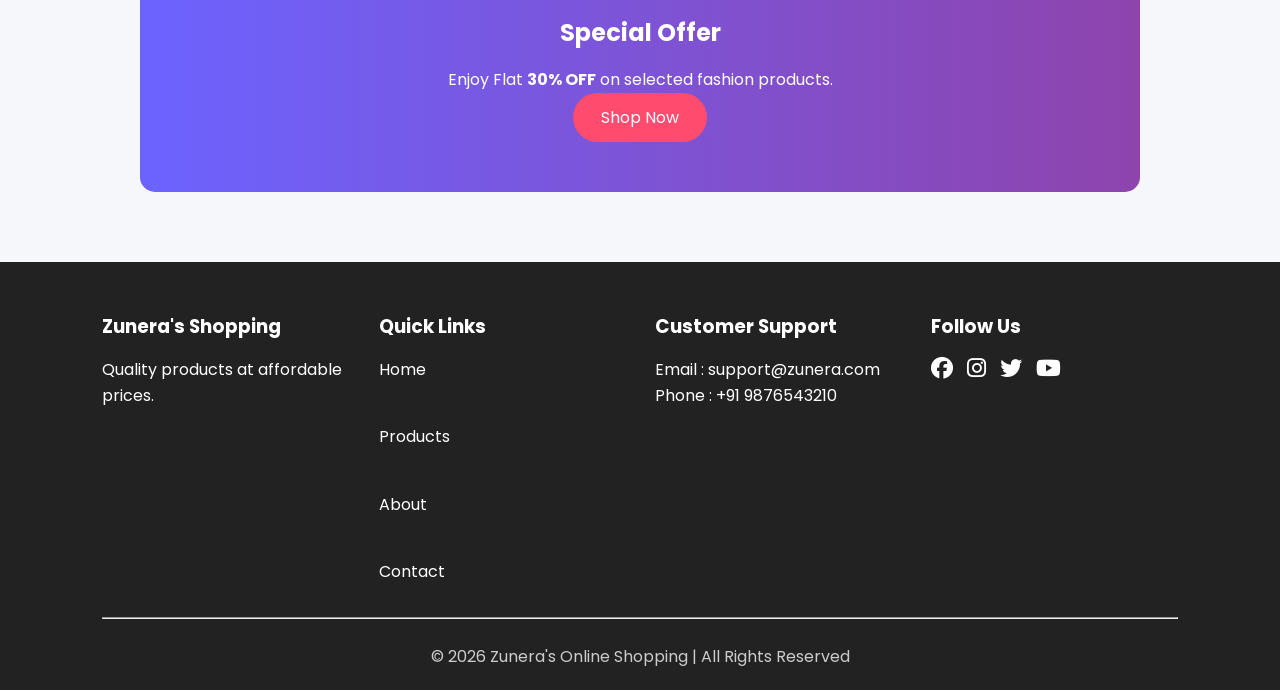
<file: Zunera's Online Shopping(E-Commerce)/products.html>
<!DOCTYPE html>
<html lang="en">
<head>
    <meta charset="UTF-8">
    <meta name="viewport" content="width=device-width, initial-scale=1.0">
    <title>Products | Zunera's Online Shopping</title>

    <link rel="stylesheet" href="style.css">

    <link href="https://fonts.googleapis.com/css2?family=Poppins:wght@300;400;500;600;700&display=swap" rel="stylesheet">

    <link rel="stylesheet"
    href="https://cdnjs.cloudflare.com/ajax/libs/font-awesome/6.6.0/css/all.min.css">
</head>

<body>

<!--========== NAVBAR ==========-->

<header>

<nav class="navbar">

    <div class="logo">
        <i class="fa-solid fa-cart-shopping"></i>
        <h2>Zunera's Shopping</h2>
    </div>

    <ul class="nav-menu">
        <li><a href="index.html">Home</a></li>
        <li><a href="products.html" class="active">Products</a></li>
        <li><a href="about.html">About</a></li>
        <li><a href="contact.html">Contact</a></li>
    </ul>

    <div class="icons">

        <input
        type="text"
        id="search"
        placeholder="Search Products">

        <div class="cart-icon">
            <i class="fa-solid fa-cart-shopping"></i>
            <span id="cart-count">0</span>
        </div>

    </div>

</nav>

</header>

<!--========== PAGE HEADER ==========-->

<section class="page-header">

<h1>Our Products</h1>

<p>Explore our latest collection of fashion, electronics and accessories.</p>

</section>

<!--========== CATEGORY BUTTONS ==========-->

<section class="category-buttons">

<button class="active-btn">All</button>
<button>Fashion</button>
<button>Electronics</button>
<button>Footwear</button>
<button>Accessories</button>

</section>

<!--========== PRODUCTS ==========-->

<section class="section">

<h2 class="section-title">Popular Products</h2>

<div class="grid">

<div class="product">

<img src="images/shoes.jpg" alt="Nike Shoes">

<h3>Nike Running Shoes</h3>

<p class="price">₹2,999</p>

<p class="rating">
★★★★★
</p>

<button class="btn">Add to Cart</button>

</div>

<div class="product">

<img src="images/watch.jpg" alt="Watch">

<h3>Smart Watch</h3>

<p class="price">₹2,499</p>

<p class="rating">
★★★★☆
</p>

<button class="btn">Add to Cart</button>

</div>

<div class="product">

<img src="images/mobile.jpg" alt="Mobile">

<h3>Samsung Galaxy</h3>

<p class="price">₹18,999</p>

<p class="rating">
★★★★★
</p>

<button class="btn">Add to Cart</button>

</div>

<div class="product">

<img src="images/laptop.jpg" alt="Laptop">

<h3>HP Laptop</h3>

<p class="price">₹54,999</p>

<p class="rating">
★★★★★
</p>

<button class="btn">Add to Cart</button>

</div>

<div class="product">

<img src="images/headphones.jpg" alt="Headphones">

<h3>Wireless Headphones</h3>

<p class="price">₹1,999</p>

<p class="rating">
★★★★☆
</p>

<button class="btn">Add to Cart</button>

</div>

<div class="product">

<img src="images/bag.jpg" alt="Bag">

<h3>Travel Backpack</h3>

<p class="price">₹1,299</p>

<p class="rating">
★★★★★
</p>

<button class="btn">Add to Cart</button>

</div>

<div class="product">

<img src="images/tshirt.jpg" alt="T-Shirt">

<h3>Printed T-Shirt</h3>

<p class="price">₹799</p>

<p class="rating">
★★★★☆
</p>

<button class="btn">Add to Cart</button>

</div>

<div class="product">

<img src="images/dress.jpg" alt="Dress">

<h3>Women's Dress</h3>

<p class="price">₹1,499</p>

<p class="rating">
★★★★★
</p>

<button class="btn">Add to Cart</button>

</div>

</div>

</section>

<!--========== OFFER ==========-->

<section class="offer">

<h2>Special Offer</h2>

<p>

Enjoy Flat <strong>30% OFF</strong> on selected fashion products.

</p>

<a href="#" class="btn">
Shop Now
</a>

</section>

<!--========== FOOTER ==========-->

<footer>

<div class="footer-container">

<div>

<h3>Zunera's Shopping</h3>

<p>

Quality products at affordable prices.

</p>

</div>

<div>

<h3>Quick Links</h3>

<a href="index.html">Home</a><br>
<a href="products.html">Products</a><br>
<a href="about.html">About</a><br>
<a href="contact.html">Contact</a>

</div>

<div>

<h3>Customer Support</h3>

<p>Email : support@zunera.com</p>

<p>Phone : +91 9876543210</p>

</div>

<div>

<h3>Follow Us</h3>

<i class="fab fa-facebook"></i>
<i class="fab fa-instagram"></i>
<i class="fab fa-twitter"></i>
<i class="fab fa-youtube"></i>

</div>

</div>

<hr>

<p class="copyright">

© 2026 Zunera's Online Shopping | All Rights Reserved

</p>

</footer>

<script src="script.js"></script>

</body>
</html>
</file>
<file: Zunera's Online Shopping(E-Commerce)/style.css>
/*==============================
    GOOGLE FONT & RESET
===============================*/
@import url('https://fonts.googleapis.com/css2?family=Poppins:wght@300;400;500;600;700&display=swap');

*{
    margin:0;
    padding:0;
    box-sizing:border-box;
    font-family:'Poppins',sans-serif;
}

html{
    scroll-behavior:smooth;
}

body{
    background:#f5f7fa;
    color:#333;
    line-height:1.6;
}

a{
    text-decoration:none;
    color:inherit;
}

ul{
    list-style:none;
}

img{
    width:100%;
    display:block;
}

/*==============================
        VARIABLES
===============================*/
:root{
    --primary:#6C63FF;
    --secondary:#FF4B6E;
    --dark:#222;
    --light:#fff;
    --gray:#666;
}

/*==============================
        NAVBAR
===============================*/
.navbar{
    background:var(--primary);
    color:#fff;
    display:flex;
    justify-content:space-between;
    align-items:center;
    padding:15px 8%;
    position:sticky;
    top:0;
    z-index:1000;
}

.logo{
    display:flex;
    align-items:center;
    gap:10px;
}

.logo i{
    font-size:28px;
}

.nav-menu{
    display:flex;
    gap:30px;
}

.nav-menu a{
    color:#fff;
    font-weight:500;
    transition:.3s;
}

.nav-menu a:hover,
.nav-menu .active{
    color:#ffd700;
}

.icons{
    display:flex;
    align-items:center;
    gap:20px;
}

.cart-icon{
    position:relative;
    cursor:pointer;
    font-size:22px;
}

#cart-count{
    position:absolute;
    top:-8px;
    right:-10px;
    width:18px;
    height:18px;
    border-radius:50%;
    background:red;
    color:#fff;
    font-size:11px;
    display:flex;
    justify-content:center;
    align-items:center;
}

/*==============================
        BUTTON
===============================*/
.btn{
    display:inline-block;
    background:var(--secondary);
    color:#fff;
    padding:12px 28px;
    border:none;
    border-radius:30px;
    cursor:pointer;
    transition:.3s;
    font-size:16px;
}

.btn:hover{
    background:var(--primary);
    transform:translateY(-3px);
}

/*==============================
        SLIDER
===============================*/
.slider{
    position:relative;
    height:500px;
    overflow:hidden;
}

.slide{
    display:none;
    position:absolute;
    width:100%;
    height:100%;
}

.slide.active{
    display:block;
}

.slide img{
    height:500px;
    object-fit:cover;
}

.content{
    position:absolute;
    top:50%;
    left:8%;
    transform:translateY(-50%);
    color:#fff;
    background:rgba(0,0,0,.45);
    padding:30px;
    border-radius:12px;
    max-width:450px;
}

.content h1{
    font-size:40px;
    margin-bottom:15px;
}

.content p{
    margin-bottom:20px;
}

/*==============================
        PAGE HEADER
===============================*/
.page-header{
    background:linear-gradient(90deg,var(--primary),#8e44ad);
    color:#fff;
    text-align:center;
    padding:70px 20px;
}

.page-header h1{
    font-size:42px;
}

.page-header p{
    margin-top:10px;
}

/*==============================
        SECTION
===============================*/
.section{
    width:90%;
    max-width:1200px;
    margin:70px auto;
}

.section-title{
    text-align:center;
    margin-bottom:40px;
    color:var(--primary);
    font-size:34px;
}

/*==============================
        GRID
===============================*/
.grid{
    display:grid;
    grid-template-columns:repeat(auto-fit,minmax(250px,1fr));
    gap:25px;
}

/*==============================
        CARD
===============================*/
.card,
.product,
.feature{
    background:#fff;
    border-radius:15px;
    padding:20px;
    text-align:center;
    box-shadow:0 5px 15px rgba(0,0,0,.08);
    transition:.3s;
}

.card:hover,
.product:hover,
.feature:hover{
    transform:translateY(-8px);
}

.card img,
.product img{
    height:220px;
    object-fit:cover;
    border-radius:10px;
}

.card h3,
.product h3{
    margin:15px 0 10px;
}

.card i,
.feature i{
    color:var(--primary);
    margin-bottom:15px;
}

/*==============================
        PRODUCTS
===============================*/
.product .price{
    color:var(--secondary);
    font-size:22px;
    font-weight:600;
    margin:10px 0;
}

.rating{
    color:orange;
    margin-bottom:15px;
}

.product button{
    width:100%;
}

/*==============================
        FEATURES
===============================*/
.features{
    width:90%;
    max-width:1200px;
    margin:70px auto;
    display:grid;
    grid-template-columns:repeat(auto-fit,minmax(220px,1fr));
    gap:20px;
}

.feature i{
    font-size:40px;
}

/*==============================
        SEARCH
===============================*/
#search{
    padding:10px 15px;
    border:1px solid #ddd;
    border-radius:30px;
    outline:none;
}

/*==============================
        CATEGORY BUTTONS
===============================*/
.category-buttons{
    text-align:center;
    margin:40px 0;
}

.category-buttons button{
    padding:10px 20px;
    margin:5px;
    border:none;
    border-radius:25px;
    cursor:pointer;
    background:#ddd;
    transition:.3s;
}

.category-buttons button:hover,
.active-btn{
    background:var(--primary);
    color:#fff;
}

/*==============================
        OFFER
===============================*/
.offer{
    width:90%;
    max-width:1000px;
    margin:70px auto;
    text-align:center;
    background:linear-gradient(90deg,var(--primary),#8e44ad);
    color:#fff;
    padding:50px 20px;
    border-radius:15px;
}

.offer h2{
    margin-bottom:15px;
}
/*==============================
    PRODUCT DETAILS
===============================*/
.product-details{
    width:90%;
    max-width:1200px;
    margin:70px auto;
    display:grid;
    grid-template-columns:1fr 1fr;
    gap:40px;
    align-items:center;
}

.product-image img{
    border-radius:15px;
    box-shadow:0 5px 15px rgba(0,0,0,.15);
}

.product-info h2{
    color:var(--primary);
    margin-bottom:15px;
}

.product-info .price{
    font-size:30px;
    color:var(--secondary);
    margin:15px 0;
}

.product-info del{
    color:#777;
    font-size:18px;
    margin-left:10px;
}

.discount{
    color:green;
    font-weight:bold;
}

.sizes{
    margin:20px 0;
}

.sizes button{
    width:45px;
    height:45px;
    margin:5px;
    border:none;
    border-radius:50%;
    background:#eee;
    cursor:pointer;
}

.sizes button:hover{
    background:var(--primary);
    color:#fff;
}

.quantity{
    display:flex;
    align-items:center;
    gap:10px;
    margin:20px 0;
}

.quantity input{
    width:60px;
    text-align:center;
    padding:8px;
}

.quantity button{
    width:35px;
    height:35px;
    border:none;
    border-radius:50%;
    background:var(--primary);
    color:#fff;
    cursor:pointer;
}

.product-buttons{
    display:flex;
    gap:15px;
    flex-wrap:wrap;
}

.buy{
    background:green;
}

/*==============================
    TABLE
===============================*/
.spec-table{
    width:100%;
    border-collapse:collapse;
    background:#fff;
}

.spec-table th,
.spec-table td{
    border:1px solid #ddd;
    padding:15px;
}

.spec-table th{
    background:var(--primary);
    color:#fff;
}

/*==============================
    REVIEWS
===============================*/
.review-box{
    background:#fff;
    padding:20px;
    margin-bottom:20px;
    border-left:5px solid var(--primary);
    border-radius:10px;
    box-shadow:0 3px 10px rgba(0,0,0,.08);
}

/*==============================
    ABOUT
===============================*/
.about-container{
    width:90%;
    max-width:1200px;
    margin:70px auto;
    display:grid;
    grid-template-columns:1fr 1fr;
    gap:40px;
    align-items:center;
}

.about-image img,
.contact-image img{
    border-radius:15px;
}

.about-content p{
    margin:15px 0;
    text-align:justify;
}

/*==============================
    CONTACT
===============================*/
.contact-container{
    width:90%;
    max-width:1200px;
    margin:70px auto;
    display:grid;
    grid-template-columns:1fr 1fr;
    gap:40px;
    align-items:center;
}

.contact-form{
    background:#fff;
    padding:30px;
    border-radius:15px;
    box-shadow:0 5px 15px rgba(0,0,0,.1);
}

.contact-form input,
.contact-form textarea{
    width:100%;
    padding:12px;
    margin-bottom:15px;
    border:1px solid #ccc;
    border-radius:8px;
    outline:none;
}

.contact-form input:focus,
.contact-form textarea:focus{
    border-color:var(--primary);
}

.map iframe{
    border-radius:15px;
}

/*==============================
    FAQ
===============================*/
.faq{
    background:#fff;
    padding:20px;
    margin-bottom:20px;
    border-left:5px solid var(--primary);
    border-radius:10px;
}

/*==============================
    NEWSLETTER
===============================*/
.newsletter{
    background:linear-gradient(90deg,var(--primary),#8e44ad);
    color:#fff;
    text-align:center;
    padding:60px 20px;
}

.newsletter input{
    padding:12px;
    width:280px;
    border:none;
    border-radius:30px;
    margin:15px 10px;
}

.newsletter button{
    border:none;
}

/*==============================
    SOCIAL
===============================*/
.social-icons{
    display:flex;
    justify-content:center;
    gap:20px;
    margin-top:20px;
}

.social-icons a{
    width:50px;
    height:50px;
    background:var(--primary);
    color:#fff;
    border-radius:50%;
    display:flex;
    justify-content:center;
    align-items:center;
    transition:.3s;
}

.social-icons a:hover{
    background:var(--secondary);
}

/*==============================
    FOOTER
===============================*/
footer{
    background:#222;
    color:#fff;
    margin-top:60px;
    padding:50px 8% 20px;
}

.footer-container{
    display:grid;
    grid-template-columns:repeat(auto-fit,minmax(220px,1fr));
    gap:30px;
}

.footer-container h3{
    margin-bottom:15px;
}

.footer-container a{
    display:block;
    margin:8px 0;
}

.footer-container i{
    font-size:22px;
    margin-right:10px;
    cursor:pointer;
}

.footer-container i:hover{
    color:var(--secondary);
}

footer hr{
    margin:25px 0;
}

.copyright{
    text-align:center;
    color:#ccc;
}

/*==============================
    RESPONSIVE
===============================*/
@media(max-width:768px){

.navbar{
    flex-direction:column;
    gap:15px;
}

.nav-menu{
    flex-direction:column;
    text-align:center;
    gap:15px;
}

.icons{
    flex-direction:column;
}

.slider,
.slide img{
    height:350px;
}

.content{
    width:90%;
    left:5%;
    padding:20px;
}

.content h1{
    font-size:28px;
}

.product-details,
.about-container,
.contact-container{
    grid-template-columns:1fr;
}

.product-buttons{
    flex-direction:column;
}

.newsletter input{
    width:100%;
    margin-bottom:15px;
}

.footer-container{
    text-align:center;
}

.social-icons{
    flex-wrap:wrap;
}

.section-title{
    font-size:28px;
}

.page-header h1{
    font-size:34px;
}

}

/*==============================
    ANIMATION
===============================*/
.card,
.product,
.feature,
.review-box,
.faq{
    animation:fade .8s ease;
}

@keyframes fade{

from{
opacity:0;
transform:translateY(20px);
}

to{
opacity:1;
transform:translateY(0);
}

}
</file>
